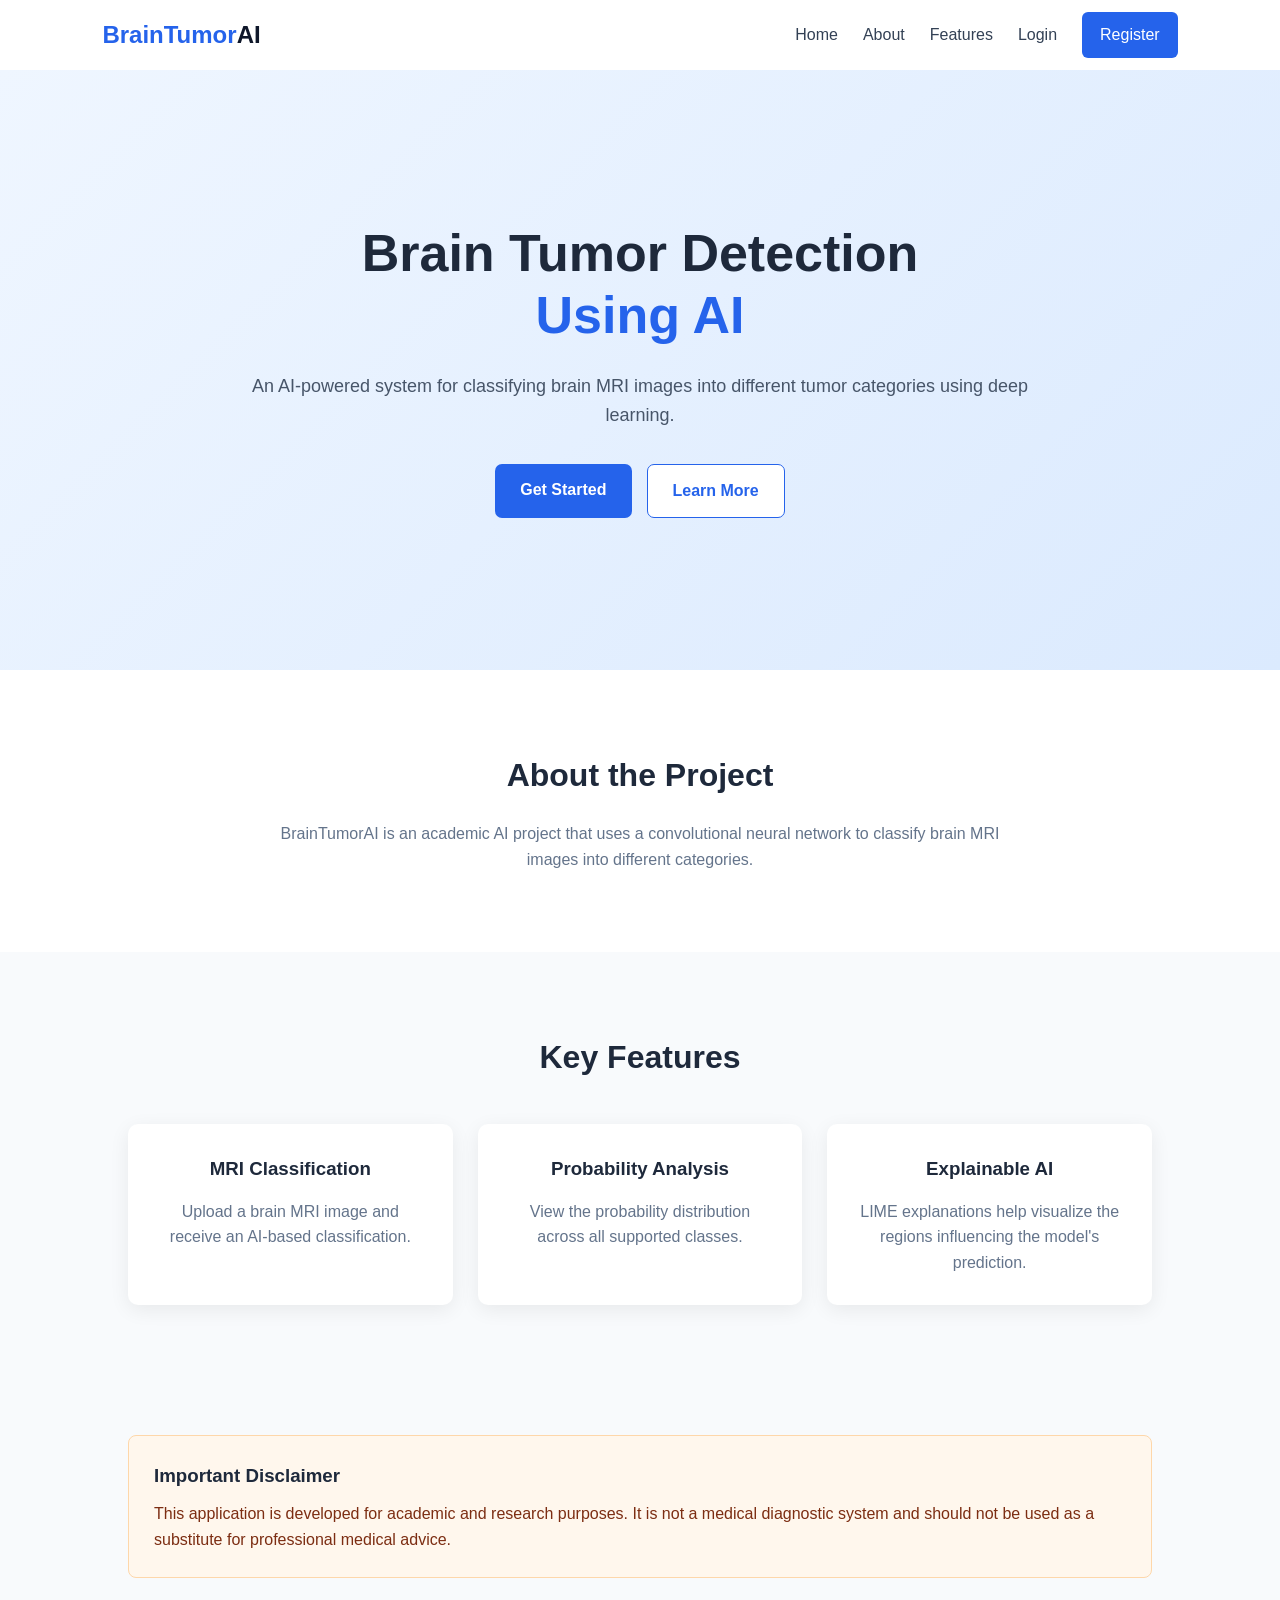
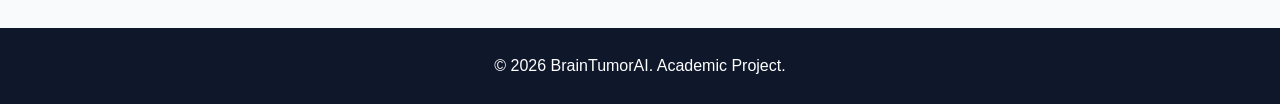
<file: frontend/index.html>
<!DOCTYPE html>
<html lang="en">
<head>
    <meta charset="UTF-8">
    <meta name="viewport" content="width=device-width, initial-scale=1.0">

    <title>BrainTumorAI</title>

    <link rel="stylesheet" href="style.css">
</head>

<body>

    <!-- Navbar -->
    <nav class="navbar">

        <div class="logo">
            BrainTumor<span>AI</span>
        </div>

        <div class="nav-links">
            <a href="index.html">Home</a>
            <a href="#about">About</a>
            <a href="#features">Features</a>
            <a href="login.html">Login</a>
            <a href="register.html" class="nav-btn">Register</a>
        </div>

    </nav>


    <!-- Hero Section -->
    <section class="hero">

        <div class="hero-content">

            <h1>
                Brain Tumor Detection
                <span>Using AI</span>
            </h1>

            <p>
                An AI-powered system for classifying brain MRI images
                into different tumor categories using deep learning.
            </p>

            <div class="hero-buttons">

                <a href="register.html" class="primary-btn">
                    Get Started
                </a>

                <a href="#about" class="secondary-btn">
                    Learn More
                </a>

            </div>

        </div>

    </section>


    <!-- About Section -->
    <section id="about" class="about">

        <h2>About the Project</h2>

        <p>
            BrainTumorAI is an academic AI project that uses a
            convolutional neural network to classify brain MRI
            images into different categories.
        </p>

    </section>


    <!-- Features -->
    <section id="features" class="features">

        <h2>Key Features</h2>

        <div class="feature-container">

            <div class="feature-card">

                <h3>MRI Classification</h3>

                <p>
                    Upload a brain MRI image and receive an
                    AI-based classification.
                </p>

            </div>


            <div class="feature-card">

                <h3>Probability Analysis</h3>

                <p>
                    View the probability distribution across
                    all supported classes.
                </p>

            </div>


            <div class="feature-card">

                <h3>Explainable AI</h3>

                <p>
                    LIME explanations help visualize the regions
                    influencing the model's prediction.
                </p>

            </div>

        </div>

    </section>


    <!-- Disclaimer -->
    <section class="disclaimer">

        <h3>Important Disclaimer</h3>

        <p>
            This application is developed for academic and
            research purposes. It is not a medical diagnostic
            system and should not be used as a substitute for
            professional medical advice.
        </p>

    </section>


    <!-- Footer -->
    <footer>

        <p>
            © 2026 BrainTumorAI. Academic Project.
        </p>

    </footer>


    <script src="script.js"></script>

</body>
</html>
</file>
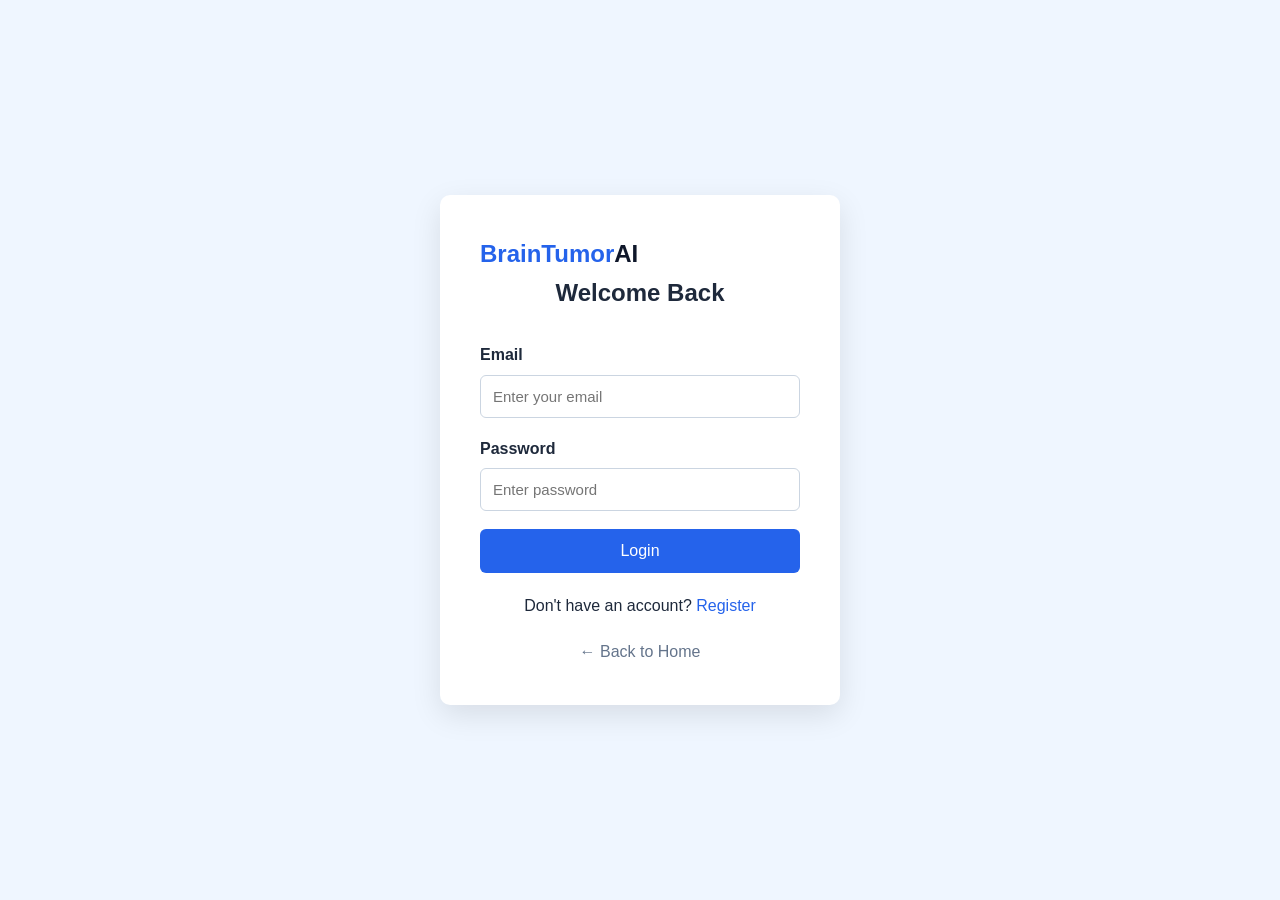
<file: frontend/login.html>
<!DOCTYPE html>
<html lang="en">

<head>

    <meta charset="UTF-8">

    <meta name="viewport"
          content="width=device-width, initial-scale=1.0">

    <title>Login - BrainTumorAI</title>

    <link rel="stylesheet" href="style.css">

</head>

<body>

<div class="auth-page">

    <div class="auth-container">

        <div class="logo">
            BrainTumor<span>AI</span>
        </div>

        <h2>Welcome Back</h2>

        <form id="loginForm">

            <div class="form-group">

                <label for="loginEmail">
                    Email
                </label>

                <input
                    type="email"
                    id="loginEmail"
                    placeholder="Enter your email"
                    required
                >

            </div>


            <div class="form-group">

                <label for="loginPassword">
                    Password
                </label>

                <input
                    type="password"
                    id="loginPassword"
                    placeholder="Enter password"
                    required
                >

            </div>


            <button
                type="submit"
                class="auth-btn">

                Login

            </button>

        </form>


        <div class="auth-link">

            Don't have an account?

            <a href="register.html">
                Register
            </a>

        </div>


        <a
            href="index.html"
            class="back-home">

            ← Back to Home

        </a>

    </div>

</div>


<script src="script.js"></script>

</body>

</html>
</file>
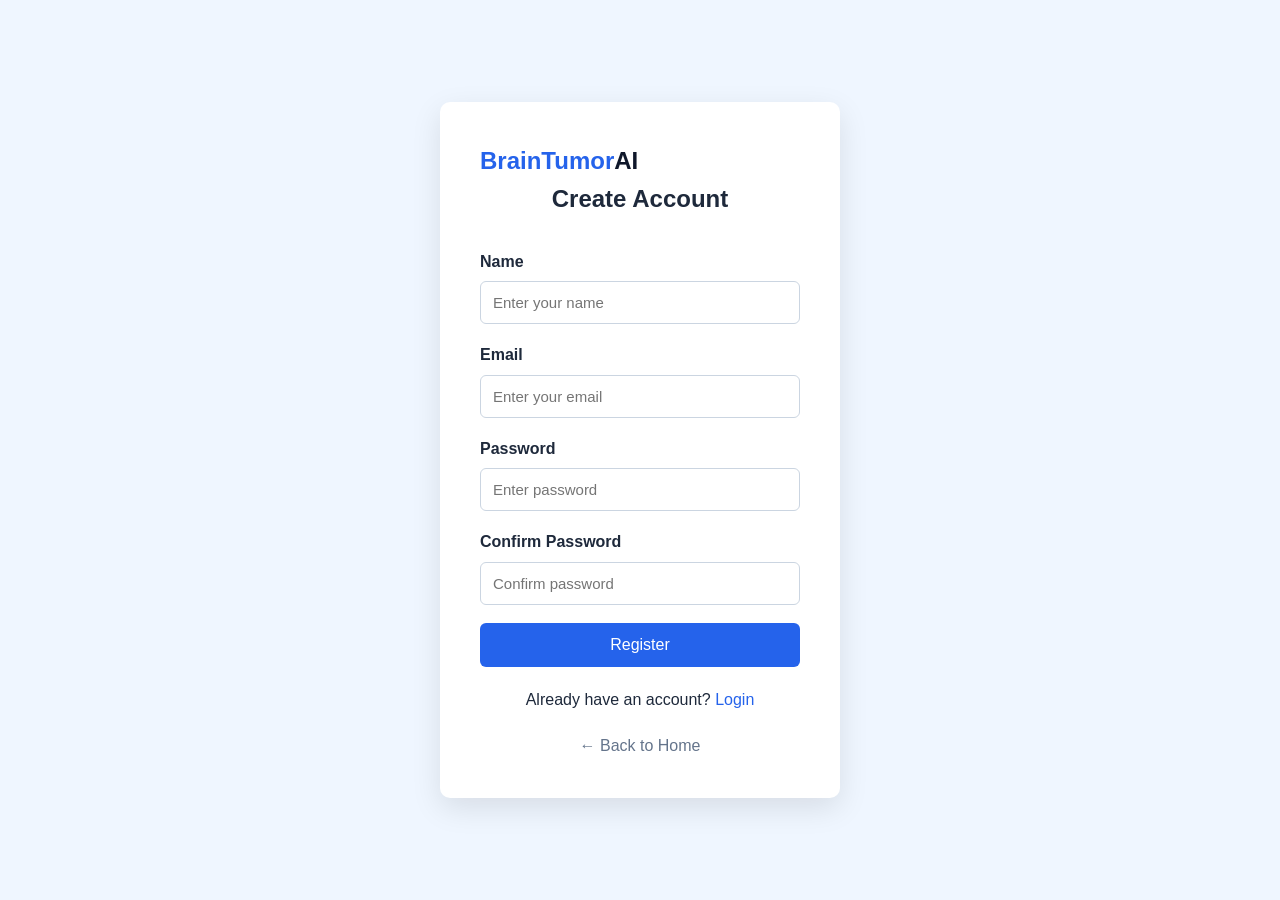
<file: frontend/register.html>
<!DOCTYPE html>
<html lang="en">

<head>

    <meta charset="UTF-8">

    <meta name="viewport"
          content="width=device-width, initial-scale=1.0">

    <title>Register - BrainTumorAI</title>

    <link rel="stylesheet" href="style.css">

</head>

<body>

<div class="auth-page">

    <div class="auth-container">

        <div class="logo">
            BrainTumor<span>AI</span>
        </div>

        <h2>Create Account</h2>

        <form id="registerForm">

            <div class="form-group">

                <label for="name">
                    Name
                </label>

                <input
                    type="text"
                    id="name"
                    placeholder="Enter your name"
                    required
                >

            </div>


            <div class="form-group">

                <label for="registerEmail">
                    Email
                </label>

                <input
                    type="email"
                    id="registerEmail"
                    placeholder="Enter your email"
                    required
                >

            </div>


            <div class="form-group">

                <label for="registerPassword">
                    Password
                </label>

                <input
                    type="password"
                    id="registerPassword"
                    placeholder="Enter password"
                    required
                >

            </div>


            <div class="form-group">

                <label for="confirmPassword">
                    Confirm Password
                </label>

                <input
                    type="password"
                    id="confirmPassword"
                    placeholder="Confirm password"
                    required
                >

            </div>


            <button
                type="submit"
                class="auth-btn">
                Register
            </button>

        </form>


        <div class="auth-link">

            Already have an account?

            <a href="login.html">
                Login
            </a>

        </div>


        <a
            href="index.html"
            class="back-home">

            ← Back to Home

        </a>

    </div>

</div>


<script src="script.js"></script>

</body>

</html>
</file>
<file: frontend/style.css>
* {
    margin: 0;
    padding: 0;
    box-sizing: border-box;
}

body {
    font-family: Arial, sans-serif;
    color: #1e293b;
    background: #f8fafc;
    line-height: 1.6;
}

a {
    text-decoration: none;
}


/* =========================
   NAVBAR
========================= */

.navbar {
    height: 70px;
    display: flex;
    align-items: center;
    justify-content: space-between;

    padding: 0 8%;

    background: white;
    box-shadow: 0 2px 10px rgba(0, 0, 0, 0.08);
}

.logo {
    font-size: 24px;
    font-weight: bold;
    color: #2563eb;
}

.logo span {
    color: #0f172a;
}

.nav-links {
    display: flex;
    align-items: center;
    gap: 25px;
}

.nav-links a {
    color: #334155;
    font-weight: 500;
}

.nav-links a:hover {
    color: #2563eb;
}

.nav-btn {
    background: #2563eb;
    color: white !important;
    padding: 10px 18px;
    border-radius: 6px;
}


/* =========================
   HERO
========================= */

.hero {
    min-height: 600px;

    display: flex;
    align-items: center;
    justify-content: center;

    text-align: center;

    padding: 60px 20px;

    background: linear-gradient(
        135deg,
        #eff6ff,
        #dbeafe
    );
}

.hero-content {
    max-width: 800px;
}

.hero h1 {
    font-size: 52px;
    line-height: 1.2;
    margin-bottom: 25px;
}

.hero h1 span {
    color: #2563eb;
    display: block;
}

.hero p {
    font-size: 18px;
    color: #475569;
    margin-bottom: 35px;
}

.hero-buttons {
    display: flex;
    justify-content: center;
    gap: 15px;
}

.primary-btn,
.secondary-btn {
    padding: 13px 25px;
    border-radius: 7px;
    font-weight: bold;
}

.primary-btn {
    background: #2563eb;
    color: white;
}

.secondary-btn {
    border: 1px solid #2563eb;
    color: #2563eb;
    background: white;
}


/* =========================
   ABOUT
========================= */

.about {
    padding: 80px 10%;
    text-align: center;
    background: white;
}

.about h2,
.features h2 {
    font-size: 32px;
    margin-bottom: 20px;
}

.about p {
    max-width: 750px;
    margin: auto;
    color: #64748b;
}


/* =========================
   FEATURES
========================= */

.features {
    padding: 80px 10%;
    text-align: center;
}

.feature-container {
    margin-top: 40px;

    display: grid;
    grid-template-columns: repeat(3, 1fr);

    gap: 25px;
}

.feature-card {
    background: white;
    padding: 30px;

    border-radius: 10px;

    box-shadow:
        0 5px 20px rgba(0, 0, 0, 0.07);
}

.feature-card h3 {
    margin-bottom: 15px;
}

.feature-card p {
    color: #64748b;
}


/* =========================
   DISCLAIMER
========================= */

.disclaimer {
    margin: 50px 10%;
    padding: 25px;

    border-radius: 8px;

    background: #fff7ed;
    border: 1px solid #fed7aa;
}

.disclaimer h3 {
    margin-bottom: 10px;
}

.disclaimer p {
    color: #7c2d12;
}


/* =========================
   FOOTER
========================= */

footer {
    text-align: center;
    padding: 25px;

    background: #0f172a;
    color: white;
}


/* =========================
   AUTH PAGES
========================= */

.auth-page {
    min-height: 100vh;

    display: flex;
    justify-content: center;
    align-items: center;

    background: #eff6ff;
}

.auth-container {
    width: 400px;

    background: white;

    padding: 40px;

    border-radius: 10px;

    box-shadow:
        0 10px 30px rgba(0, 0, 0, 0.1);
}

.auth-container h2 {
    text-align: center;
    margin-bottom: 30px;
}

.form-group {
    margin-bottom: 18px;
}

.form-group label {
    display: block;
    margin-bottom: 7px;
    font-weight: 600;
}

.form-group input {
    width: 100%;

    padding: 12px;

    border: 1px solid #cbd5e1;

    border-radius: 6px;

    font-size: 15px;
}

.auth-btn {
    width: 100%;

    padding: 13px;

    border: none;

    border-radius: 6px;

    background: #2563eb;

    color: white;

    font-size: 16px;

    cursor: pointer;
}

.auth-link {
    text-align: center;
    margin-top: 20px;
}

.auth-link a {
    color: #2563eb;
}

.back-home {
    display: block;
    text-align: center;
    margin-top: 20px;
    color: #64748b;
}


/* =========================
   DASHBOARD
========================= */

.dashboard {
    min-height: 100vh;
    background: #f1f5f9;
}

.dashboard-container {
    max-width: 1100px;
    margin: auto;
    padding: 50px 20px;
}

.dashboard-container h1 {
    margin-bottom: 30px;
}

.upload-card {
    background: white;

    padding: 30px;

    border-radius: 10px;

    box-shadow:
        0 5px 20px rgba(0, 0, 0, 0.07);
}

.upload-box {
    border: 2px dashed #94a3b8;

    padding: 50px;

    text-align: center;

    border-radius: 10px;

    cursor: pointer;
}

.upload-box:hover {
    border-color: #2563eb;
}

.upload-box p {
    color: #64748b;
}

#imageInput {
    display: none;
}

#imagePreview {
    display: none;

    max-width: 400px;
    max-height: 400px;

    margin: 25px auto;

    border-radius: 8px;
}

.analyze-btn {
    display: block;

    margin: 25px auto 0;

    padding: 13px 35px;

    border: none;

    border-radius: 7px;

    background: #2563eb;

    color: white;

    font-size: 16px;

    cursor: pointer;
}


/* =========================
   RESULTS
========================= */

.results {
    margin-top: 40px;
}

.result-grid {
    display: grid;

    grid-template-columns:
        repeat(3, 1fr);

    gap: 20px;
}

.result-card {
    background: white;

    padding: 25px;

    border-radius: 10px;

    box-shadow:
        0 5px 20px rgba(0, 0, 0, 0.07);
}

.result-card h3 {
    margin-bottom: 10px;
}

.chart-box,
.lime-box {
    background: white;

    margin-top: 25px;

    padding: 30px;

    border-radius: 10px;

    min-height: 250px;
    
}

.chart-placeholder {
    display: flex;
    flex-direction: column;
    align-items: flex-start;
    justify-content: center;

    min-height: 180px;

    padding: 25px;

    background: #f8fafc;

    border-radius: 10px;

    color: #1e293b;

    font-size: 17px;
}

.chart-placeholder p {
    margin: 8px 0;
}

.chart-placeholder strong {
    color: #2563eb;
    font-size: 18px;
}

.lime-container {
    display: grid;

    grid-template-columns: 1fr 1fr;

    gap: 20px;
}

.lime-image {
    min-height: 250px;

    display: flex;

    align-items: center;
    justify-content: center;

    background: #f8fafc;

    border-radius: 8px;

    color: #94a3b8;
}


/* =========================
   RESPONSIVE
========================= */

@media (max-width: 768px) {

    .navbar {
        padding: 0 20px;
    }

    .nav-links {
        gap: 10px;
    }

    .hero h1 {
        font-size: 38px;
    }

    .feature-container {
        grid-template-columns: 1fr;
    }

    .result-grid {
        grid-template-columns: 1fr;
    }

    .lime-container {
        grid-template-columns: 1fr;
    }

    .auth-container {
        width: 90%;
    }
}
</file>
